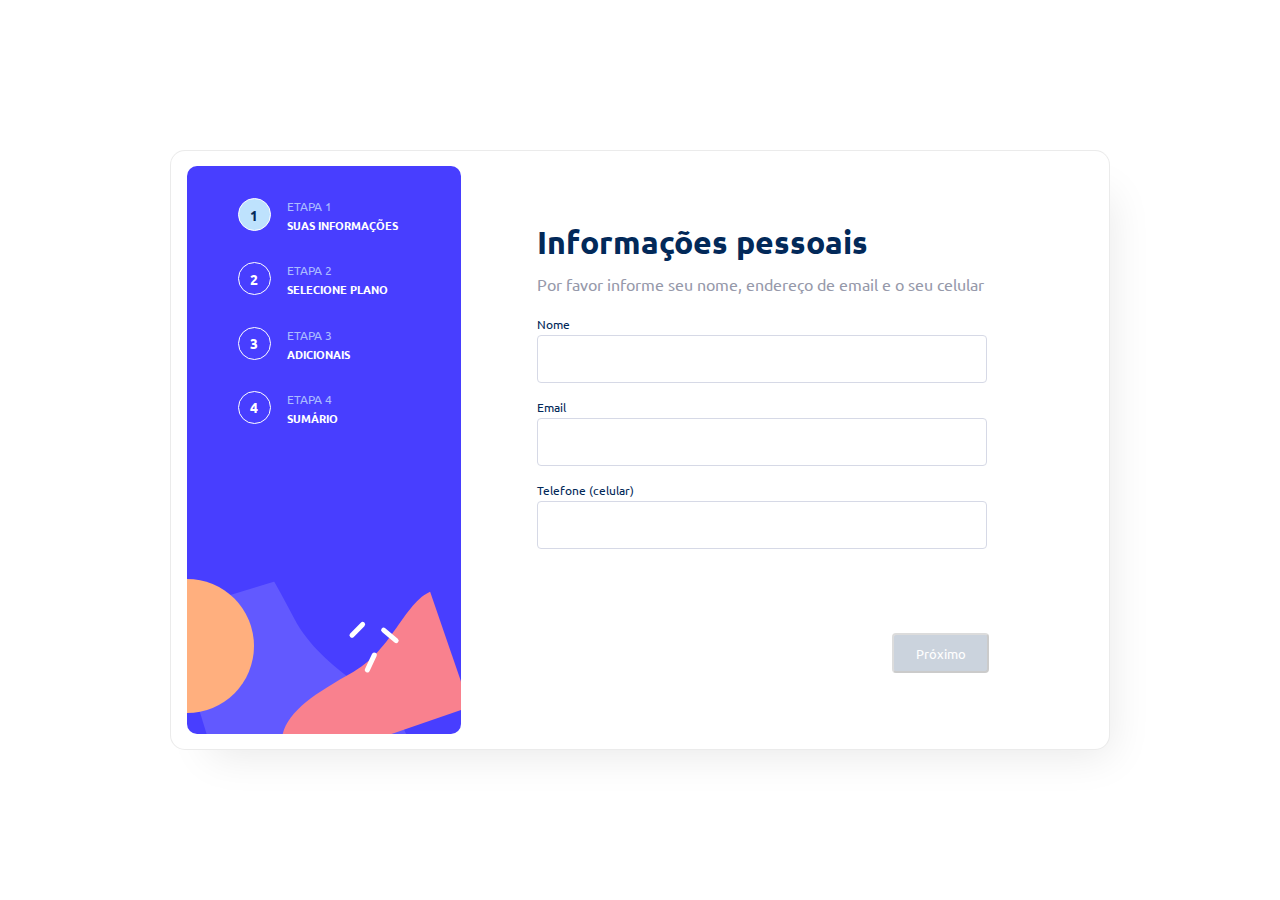
<file: index.html>
<!DOCTYPE html>
<html lang="en">
  <head>
    <meta charset="UTF-8" />
    <meta http-equiv="X-UA-Compatible" content="IE=edge" />
    <meta name="viewport" content="width=device-width, initial-scale=1.0" />
    <link rel="stylesheet" href="style.css" />
    <title>Formulário multi etapas</title>
  </head>
  <body>
    <div class="container">
      <nav>
        <div id="container_dos_passos">
          <div class="container_passo">
            <div class="passo1 passo ativo">1</div>
            <div class="container_info_passo">
              <p class="primeira_linha">ETAPA 1</p>
              <p class="segunda_linha">Suas informações</p>
            </div>
          </div>
          <div class="container_passo">
            <div class="passo2 passo">2</div>
            <div class="container_info_passo">
              <p class="primeira_linha">ETAPA 2</p>
              <p class="segunda_linha">Selecione plano</p>
            </div>
          </div>
          <div class="container_passo">
            <div class="passo3 passo">3</div>
            <div class="container_info_passo">
              <p class="primeira_linha">ETAPA 3</p>
              <p class="segunda_linha">Adicionais</p>
            </div>
          </div>
          <div class="container_passo">
            <div class="passo4 passo">4</div>
            <div class="container_info_passo">
              <p class="primeira_linha">ETAPA 4</p>
              <p class="segunda_linha">Sumário</p>
            </div>
          </div>
        </div>
      </nav>
      <main>
        <!-- Form -------------- -->

        <form
          id="form_container"
          action=""
          onsubmit="return false"
          class="ativo"
        >
          <div class="cabecalho">
            <h2>Informações pessoais</h2>
            <p>Por favor informe seu nome, endereço de email e o seu celular</p>
          </div>
          <div class="container_input">
            <label for="input_nome">Nome</label>
            <input
              oninput="checaNome(),checaCondicoesForm()"
              type="text"
              name="input_nome"
              id="input_nome"
              onchange=""
            />
            <p class="mensagem_erro">Apenas letras</p>
          </div>
          <div class="container_input">
            <label for="input_email">Email</label>
            <input
              oninput="checarEmail(),checaCondicoesForm()"
              type="text"
              name="input_email"
              id="input_email"
              onchange=""
            />
            <p class="mensagem_erro">sadasdsa</p>
          </div>
          <div class="container_input">
            <label for="input_numero">Telefone (celular)</label>
            <input
              onchange=""
              oninput="checarNumero(),checaCondicoesForm()"
              type="number"
              name="input_numero"
              id="input_numero"
            />
            <p class="mensagem_erro">sadasdsa</p>
          </div>
        </form>

        <!-- Form -------------- -->
        <!-- Container planos pai ---------------- -->

        <div class="container_plano_pai">
          <div class="cabecalho">
            <h2>Selecione seu plano</h2>
            <p>Você tem a opções de ser cobrado por mês ou ano</p>
          </div>
          <div id="container_dos_planos">
            <div class="card_plano">
              <img
                src="./assets/images/icon-arcade.svg"
                alt=""
                class="icone_do_plano"
              />
              <div class="info_plano">
                <p class="titulo_plano">Arcade</p>
                <p class="valor_plano">R$ 45/mês</p>
                <p class="bonus_ano">2 meses grátis</p>
              </div>
            </div>
            <div class="card_plano">
              <img
                src="./assets/images/icon-advanced.svg"
                alt=""
                class="icone_do_plano"
              />
              <div class="info_plano">
                <p class="titulo_plano">Avançado</p>
                <p class="valor_plano">R$ 60/mês</p>
                <p class="bonus_ano">2 meses grátis</p>
              </div>
            </div>
            <div class="card_plano">
              <img
                src="./assets/images/icon-pro.svg"
                alt=""
                class="icone_do_plano"
              />
              <div class="info_plano">
                <p class="titulo_plano">Pro</p>
                <p class="valor_plano">R$ 75/mês</p>
                <p class="bonus_ano">2 meses grátis</p>
              </div>
            </div>
          </div>
          <div id="container_troca_pagamento">
            <p class="opcao_pagamento ativo">Mês</p>
            <div id="container_switch">
              <div id="circulo_switch" class=""></div>
            </div>
            <p class="opcao_pagamento">Ano</p>
          </div>
        </div>

        <!-- Container planos pai ---------------- -->
        <!-- Container página adicional ---------- -->

        <div id="pagina_adicional">
          <div class="cabecalho">
            <h2>Selecione Complementos</h2>
            <p>
              Selecione seus complementos para melhorar sua experiência de jogo
            </p>
          </div>
          <div id="container_adicionais_pai">
            <div class="container_adicionais">
              <input type="checkbox" name="checkbox1" class="checkbox_input" />
              <div class="container_detalhes_adicionais">
                <p class="titulo_adicionais">Serviço online</p>
                <p class="detalhes_adicionais">Acesso a jogos multiplayer</p>
              </div>
              <p class="preco_adicionais">+R$6/mês</p>
            </div>
            <div class="container_adicionais">
              <input type="checkbox" name="checkbox1" class="checkbox_input" />
              <div class="container_detalhes_adicionais">
                <p class="titulo_adicionais">Armazenamento maior</p>
                <p class="detalhes_adicionais">1TB extra</p>
              </div>
              <p class="preco_adicionais">+R$12/mês</p>
            </div>
            <div class="container_adicionais">
              <input type="checkbox" name="checkbox3" class="checkbox_input" />
              <div class="container_detalhes_adicionais">
                <p class="titulo_adicionais">Perfil customizável</p>
                <p class="detalhes_adicionais">Tema customizável</p>
              </div>
              <p class="preco_adicionais">+R$12/mês</p>
            </div>
          </div>
        </div>

        <!-- Container página adicional ---------- -->
        <!-- Página finalização ------------------ -->

        <div id="pagina_finalizacao">
          <div class="cabecalho">
            <h2>Confirmação</h2>
            <p>Verifique se todas opções estão certas antes de continuar</p>
          </div>
          <div id="container_confirmacao_detalhes">
            <div id="box_plano_confirmacao">
              <div class="plano_escolhido_container">
                <p id="titulo_plano_escolhido">Arcade (Monthly)</p>
                <a href="#">change</a>
              </div>
              <p id="valor_plano_confirmacao">R$45/mês</p>
            </div>
            <div id="linha"></div>
            <div id="container_adicionais_escolhidos">
              <div class="adicional_escolhido">
                <p class="nome_adicional">Serviço online</p>
                <p class="valor_adicional_escolhido">+R$5/mês</p>
              </div>
              <div class="adicional_escolhido">
                <p class="nome_adicional">Armazenamento maior</p>
                <p class="valor_adicional_escolhido">+R$10/mês</p>
              </div>
              <div class="adicional_escolhido">
                <p class="nome_adicional">Perfil customomizável</p>
                <p class="valor_adicional_escolhido">+R$10/mês</p>
              </div>
            </div>
            <div id="container_total">
              <p id="total_tipo_conta">Total</p>
              <p id="valor_total">+R$12/mês</p>
            </div>
          </div>
        </div>

        <!-- Página finalização ------------------ -->

        <div id="pagina_obrigado">
          <img
            src="./assets/images/icon-thank-you.svg"
            alt=""
            id="obrigado_img"
          />
          <h3>Obrigado !</h3>
          <p id="mensagem_obrigado">
            Obrigado por confirmar a sua inscrição ! Nós esperamos que você
            esteja se divertindo usando a nossa plataforma. Se você precisar de
            suporte, por favor sinta-se livre para nós enviar um email:
            support@loremgaming.com
          </p>
        </div>

        <!-- <button class="botao_proximo desabilitado" disabled>Próximo</button> -->
      </main>
      <footer>
        <button class="botao_voltar">Voltar</button>
        <button class="botao_proximo desabilitado">Próximo</button>
      </footer>
    </div>
    <!-- Scripts -->
    <script src="./scripts/script.js"></script>
  </body>
</html>
</file>
<file: style.css>
@import url('https://fonts.googleapis.com/css2?family=Ubuntu:wght@400;500;700&display=swap');

* {
  margin: 0;
  padding: 0;
  box-sizing: border-box;
  font-family: 'Ubuntu', sans-serif;
}

body {
  /* height: 100vh; */
  font-size: 16px;
  height: 100vh;
  display: grid;
  place-content: center;
}

/* !Começando o design ------------------------------------------------------ */
.container {
  width: 375px;
  height: 667px;
  background: #eff5ff;
  display: flex;
  flex-direction: column;
  justify-content: space-between;
  box-shadow: 20px 25px 40px -20px rgba(0, 0, 0, 0.0951141);
  border-radius: 15px;
  position: relative;
}

/* ! NAV ------------------------------------------------------------------- */

nav {
  width: 375px;
  height: 172px;
  background-image: url(./assets/images/bg-sidebar-mobile.svg);
  padding-top: 32px;
  border-radius: 15px 15px 0 0;
}

#container_dos_passos {
  width: 180px;
  height: 33px;
  display: flex;
  column-gap: 16px;
  margin: 0 auto;
}

.container_info_passo {
  display: none;
}

.passo {
  width: 33px;
  height: 33px;
  border: 1px solid #ffffff;
  border-radius: 50%;
  font-size: 14px;
  font-weight: 700;
  display: grid;
  place-content: center;
  color: #ffffff;
}

.passo.ativo {
  background: #bee2fd;
  color: #022959;
}

/* ! Main ------------------------------------------------------------------ */
main {
  width: 343px;
  height: 376px;
  border-radius: 10px;
  margin: 0 auto;
  background: #ffffff;
  padding: 32px 24px;
  position: absolute;
  transform: translate(-50%, -50%);
  top: 43.5%;
  left: 50%;
  display: grid;
  place-content: center;
}

form {
  display: none;
}

.cabecalho h2 {
  font-size: 24px;
  font-weight: 700;
  color: #022959;
  margin-bottom: 9px;
}

.cabecalho p {
  font-size: 16px;
  font-weight: 400;
  color: #9699aa;
  margin-bottom: 22px;
}

.container_input {
  display: flex;
  flex-direction: column;
  margin-bottom: 16px;
  position: relative;
}

label {
  font-size: 12px;
  font-weight: 400;
  color: #022959;
  margin-bottom: 3px;
}

input {
  border: 1px solid #d6d9e6;
  border-radius: 4px;
  color: #9699aa;
  font-size: 15px;
  padding-left: 16px;
  width: 295px;
  height: 40px;
}

input:focus {
  outline: 2px solid #483eff;
  /* border: 2px solid #483eff; */
}

/* ! Footer ---------------------------------------------------------------- */
footer {
  width: 375px;
  height: 72px;
  background: white;
  display: flex;
  align-items: center;
  justify-content: space-between;
  border-radius: 0 0 15px 15px;
  padding: 0 16px;
}

.botao_proximo {
  width: 97px;
  height: 40px;
  background: #022959;
  border-radius: 4px;
  color: white;
  font-weight: 500px;
  transition: all 1s;
}

.botao_proximo.animate {
  animation-name: animacaoLegal;
  animation-duration: 1.8s;
  animation-fill-mode: forwards;
}

.botao_proximo.desabilitado {
  opacity: 0.2;
}

@keyframes animacaoLegal {
  0% {
    transform: scale(1);
  }

  50% {
    transform: scale(1.1);
  }

  100% {
    transform: scale(1);
  }
}

.botao_voltar {
  width: 97px;
  height: 40px;
  color: #9699aa;
  background: none;
  border: none;
  font-size: 14px;
  font-weight: 500;
}

main .botao_proximo {
  position: absolute;
  bottom: -100px;
  right: 0;
  display: none;
}

.mensagem_erro {
  position: absolute;
  right: 10px;
  top: -7px;
  color: #ee374a;
  font-size: 12px;
  font-weight: 700;
  display: none;
}

/* ! Editando tela selecione plano ---------------------------- */
.container_plano_pai {
  height: 470px;
  width: 343px;
  padding: 32px 23px;
  margin-top: 80px;
  background: white;
  border-radius: 10px;
  display: none;
}

#container_dos_planos {
  width: 295px;
  height: 255px;
  display: flex;
  flex-direction: column;
  row-gap: 12px;
  margin: 22px 0 24px 0;
}

.card_plano {
  width: 295px;
  height: 77px;
  border: 1px solid #d6d9e6;
  background: white;
  border-radius: 8px;
  display: flex;
  align-items: center;
  justify-content: left;
  padding-left: 16px;
  column-gap: 14px;
  transition: all 0.5s;
}

.titulo_plano {
  font-size: 16px;
  font-weight: 500;
  color: #022959;
  margin-bottom: 7px;
}

.valor_plano {
  font-size: 14px;
  color: #9699aa;
  font-weight: 400;
}

.card_plano.selecionado {
  border: 1px solid #483eff;
  background: #f8f9ff;
}

#container_troca_pagamento {
  width: 295px;
  height: 48px;
  background: #f8f9ff;
  display: flex;
  align-items: center;
  justify-content: center;
  column-gap: 24px;
}

#container_troca_pagamento p {
  color: #9699aa;
  font-size: 14px;
  font-weight: 500;
}

#container_switch {
  width: 38px;
  height: 20px;
  background: #022959;
  border-radius: 10px;
  position: relative;
}

#circulo_switch {
  width: 12px;
  height: 12px;
  border-radius: 50%;
  background: white;
  transform: translate(-50%, -50%);
  position: absolute;
  top: 50%;
  left: 10px;
}

#circulo_switch {
  transition: all 0.5s;
}

#circulo_switch.ano {
  margin-left: 17px;
}

.bonus_ano {
  font-size: 12px;
  font-weight: 400;
  color: #022959;
  opacity: 0;
  transition: all 0.5s;
}

.bonus_ano.mostra {
  opacity: 1;
}

/* ! Container adicionais --------------------------------------------- */

#pagina_adicional {
  width: 343px;
  height: 383px;
  padding: 32px 24px;
  display: none;
}

#container_adicionais_pai {
  width: 295px;
  height: 210px;
  display: grid;
  row-gap: 12px;
}

.container_adicionais {
  display: flex;
  align-items: center;
  border: 1px solid #d6d9e6;
  width: 295px;
  height: 62px;
  border-radius: 8px;
  padding: 16px 11px;
}

.container_adicionais.selecionado {
  background: #f8f9ff;
  border: 1px solid #483eff;
}

.checkbox_input {
  width: 20px;
  height: 20px;
  margin-right: 16px;
}

.titulo_adicionais {
  color: #022959;
  font-size: 13px;
  font-weight: 500;
  margin-bottom: 3px;
}

.detalhes_adicionais {
  font-size: 12px;
  font-weight: 400;
  color: #9699aa;
}

.preco_adicionais {
  font-size: 12px;
  font-weight: 400;
  color: #483eff;
  margin-left: auto;
}

/* ! Pagina finalização/confirmação ----------------------------------------- */

#pagina_finalizacao {
  position: absolute;
  top: 32px;
  left: 24px;
  display: none;
}

#container_confirmacao_detalhes {
  width: 295px;
  /* height: 148px; */
  background: #f8f9ff;
  border-radius: 8px;
  padding: 16px;
}

#box_plano_confirmacao {
  display: flex;
  align-items: center;
  justify-content: space-between;
}

#titulo_plano_escolhido {
  font-size: 14px;
  font-weight: 500;
  color: #022959;
}

a {
  color: #9699aa;
  font-size: 14px;
}

#valor_plano_confirmacao {
  font-size: 14px;
  font-weight: 700;
  color: #022959;
}

#linha {
  height: 1px;
  width: 90%;
  background-color: #9699aa37;
  margin: 10px auto;
}

#container_adicionais_escolhidos {
  display: grid;
  row-gap: 12px;
}

.adicional_escolhido {
  width: 263px;
  height: 20px;
  display: flex;
  justify-content: space-between;
}

.nome_adicional {
  font-size: 14px;
  font-weight: 400;
  color: #9699aa;
}

.valor_adicional_escolhido {
  font-size: 14px;
  font-weight: 400px;
  color: #022959;
}

#container_total {
  display: flex;
  margin-top: 48px;
  justify-content: space-between;
  align-items: center;
}

#total_tipo_conta {
  font-size: 14px;
  font-weight: 400;
  color: #9699aa;
}

#valor_total {
  font-size: 16px;
  font-weight: 700;
  color: #483eff;
}

/* ! Página obrigado ---------------------------------- */

#pagina_obrigado {
  width: 343px;
  height: 400px;
  padding: 79px 24px;
  display: flex;
  flex-direction: column;
  align-items: center;
  justify-content: center;
  display: none;
}

#obrigado_img {
  width: 56px;
  position: relative;
  top: 10px;
  left: 50%;
  transform: translate(-50%, -50%);
}

h3 {
  margin-bottom: 9px;
  text-align: center;
  color: #022959;
  font-size: 24px;
}

#mensagem_obrigado {
  text-align: center;
  color: #9699aa;
}

.opcao_pagamento {
  transition: all 0.5s;
}
#container_troca_pagamento .opcao_pagamento.ativo {
  color: #022959;
  font-weight: 800;
  font-size: 14px;
}

/* todo Media queries ------------------------------------------------------ */

@media (min-width: 900px) {
  .container {
    width: 940px;
    height: 600px;
    background: white;
    display: flex;
    justify-content: center;
    border: 1px solid #97979730;
    padding-left: 16px;
  }

  nav {
    width: 274px;
    height: 568px;
    background-image: url('./assets/images/bg-sidebar-desktop.svg');
    border-radius: 10px;
  }

  main {
    width: 450px;
    height: 372px;
    right: -225px;
    top: 242px;
    padding: 0;
    position: absolute;
  }

  input {
    width: 450px;
    height: 48px;
  }

  footer {
    position: absolute;
    border-radius: 10px;
    width: 470px;
    bottom: 60px;
    right: 120px;
    padding: 0;
    margin: 0;
  }

  main .botao_proximo {
    display: block;
    position: absolute;
    right: 0;
    bottom: -92px;
  }

  #container_dos_passos {
    display: flex;
    flex-direction: column;
    width: 173px;
    height: 228px;
    justify-content: space-between;
  }

  .container_info_passo {
    display: block;
    display: grid;
    place-content: center;
  }

  .container_passo {
    display: flex;
    column-gap: 16px;
  }

  .primeira_linha {
    color: #abbcff;
    font-size: 12px;
    font-weight: 400;
    margin-bottom: 3px;
  }

  .segunda_linha {
    font-size: 11px;
    font-weight: 700;
    color: #ffffff;
    text-transform: uppercase;
  }

  .botao_proximo:hover {
    cursor: pointer;
    background: #164a8a;
    border: #164a8a;
  }

  .card_plano:hover {
    border: 1px solid #483eff;
    cursor: pointer;
  }

  #container_switch:hover {
    cursor: pointer;
  }

  /*! Container plano pai ----------------------------------------- */

  .container_plano_pai {
    width: 450px;
    height: 371px;
    padding: 0;
  }

  #container_dos_planos {
    width: 450px;
    height: 183px;
    flex-direction: row;
    column-gap: 18px;
  }

  .card_plano {
    width: 138px;
    height: 183px;
    display: flex;
    flex-direction: column;
  }

  .icone_do_plano {
    width: 40px;
    margin: 20px 82px 39px 16px;
  }

  .info_plano {
    margin: 0 30px 16px 0px;
  }

  #container_troca_pagamento {
    width: 450px;
  }

  #container_switch {
    width: 38px;
  }

  /*!  Página adicionais ------------------------------- */

  #pagina_adicional {
    width: 383px;
    width: 450px;
    padding: 0;
  }

  .cabecalho h2 {
    font-size: 32px;
    font-weight: 700;
    margin-bottom: 11px;
  }

  #container_adicionais_pai {
    width: 450px;
    height: 275px;
  }

  .container_adicionais {
    width: 450px;
    height: 81px;
    padding: 16px 24px 20px 24px;
  }

  .container_adicionais:hover {
    cursor: pointer;
    border: 1px solid #483eff;
  }

  .checkbox_input:hover {
    cursor: pointer;
  }

  .checkbox_input {
    margin-right: 24px;
  }

  .preco_adicionais {
    margin-left: auto;
  }

  .titulo_adicionais {
    font-size: 16px;
    margin-bottom: 7px;
  }

  .detalhes_adicionais {
    font-size: 15px;
  }

  .preco_adicionais {
    font-size: 15px;
  }

  /*! Página de confirmação ----------------------------------- */

  #pagina_finalizacao {
    top: 0;
    left: 0;
  }

  #container_confirmacao_detalhes {
    width: 450px;
    height: 182px;
  }

  a:hover {
    color: #483eff;
  }
  .adicional_escolhido {
    width: 402px;
    margin: 0 auto;
  }

  #box_plano_confirmacao {
    width: 402px;
    margin: 0 auto;
  }

  #container_total {
    margin-top: 84px;
  }

  /* Pagina obrigado */

  #pagina_obrigado {
    width: 450px;
    height: 238px;
    padding: 0;
  }

  #obrigado_img {
    width: 80px;
  }

  h3 {
    font-size: 32px;
  }

  #container_total {
    width: 450px;
    position: absolute;
    left: 0;
    bottom: -70px;
  }

  #pagina_obrigado {
    transform: translate(-50%, -50%);
    position: absolute;
    top: 60%;
    left: 55%;
  }
}
</file>
